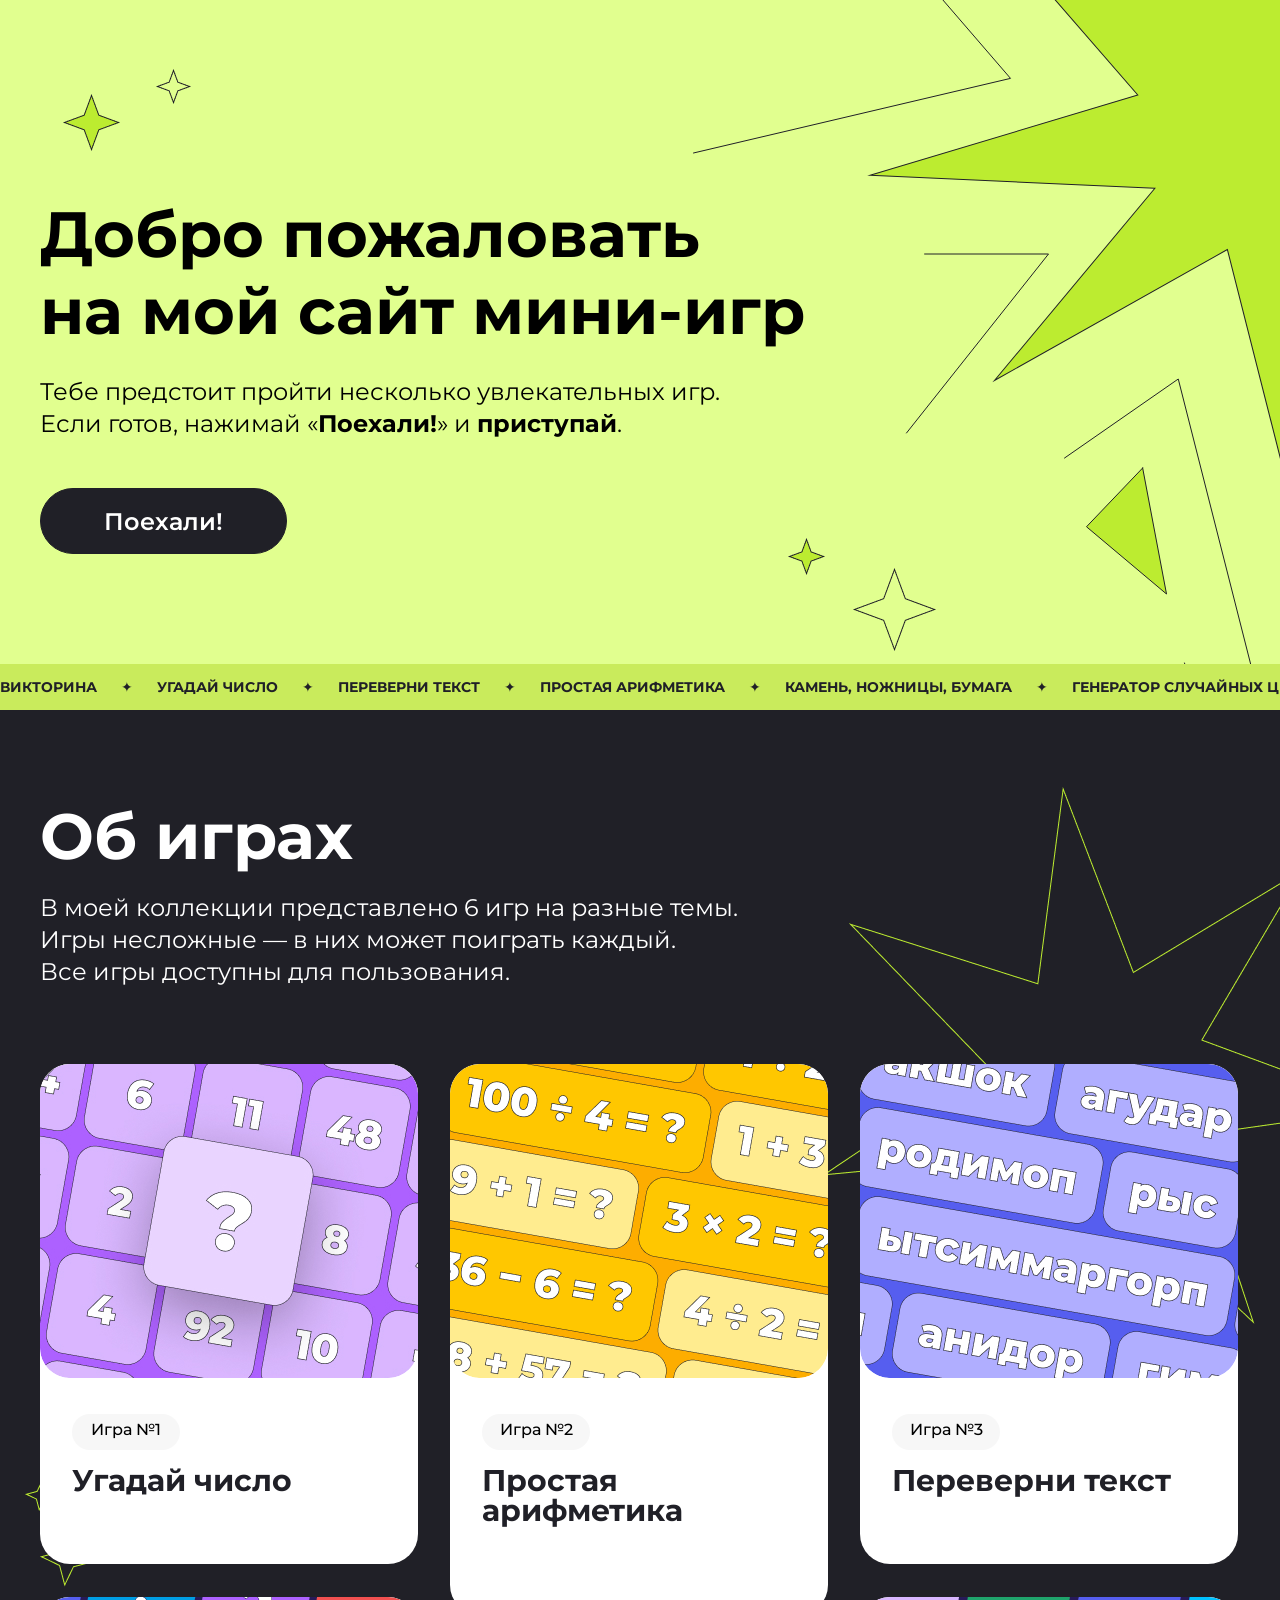
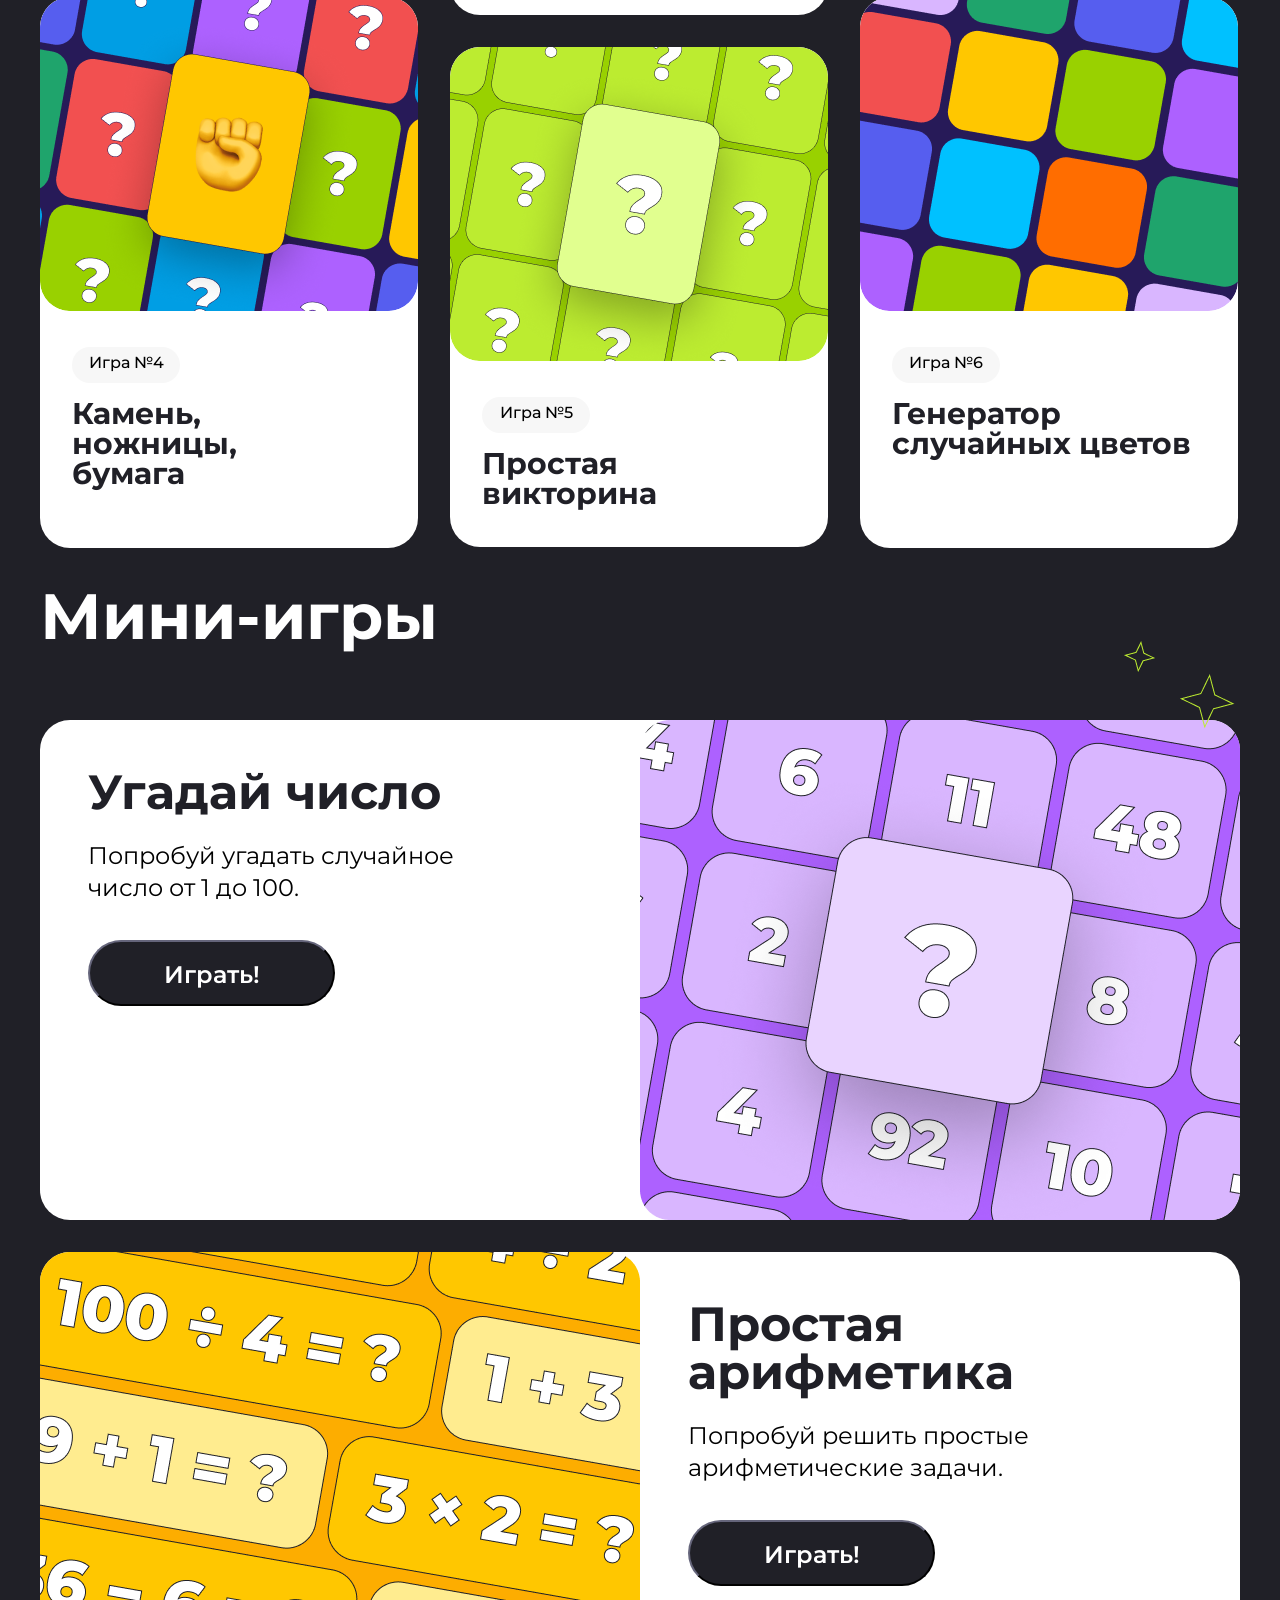
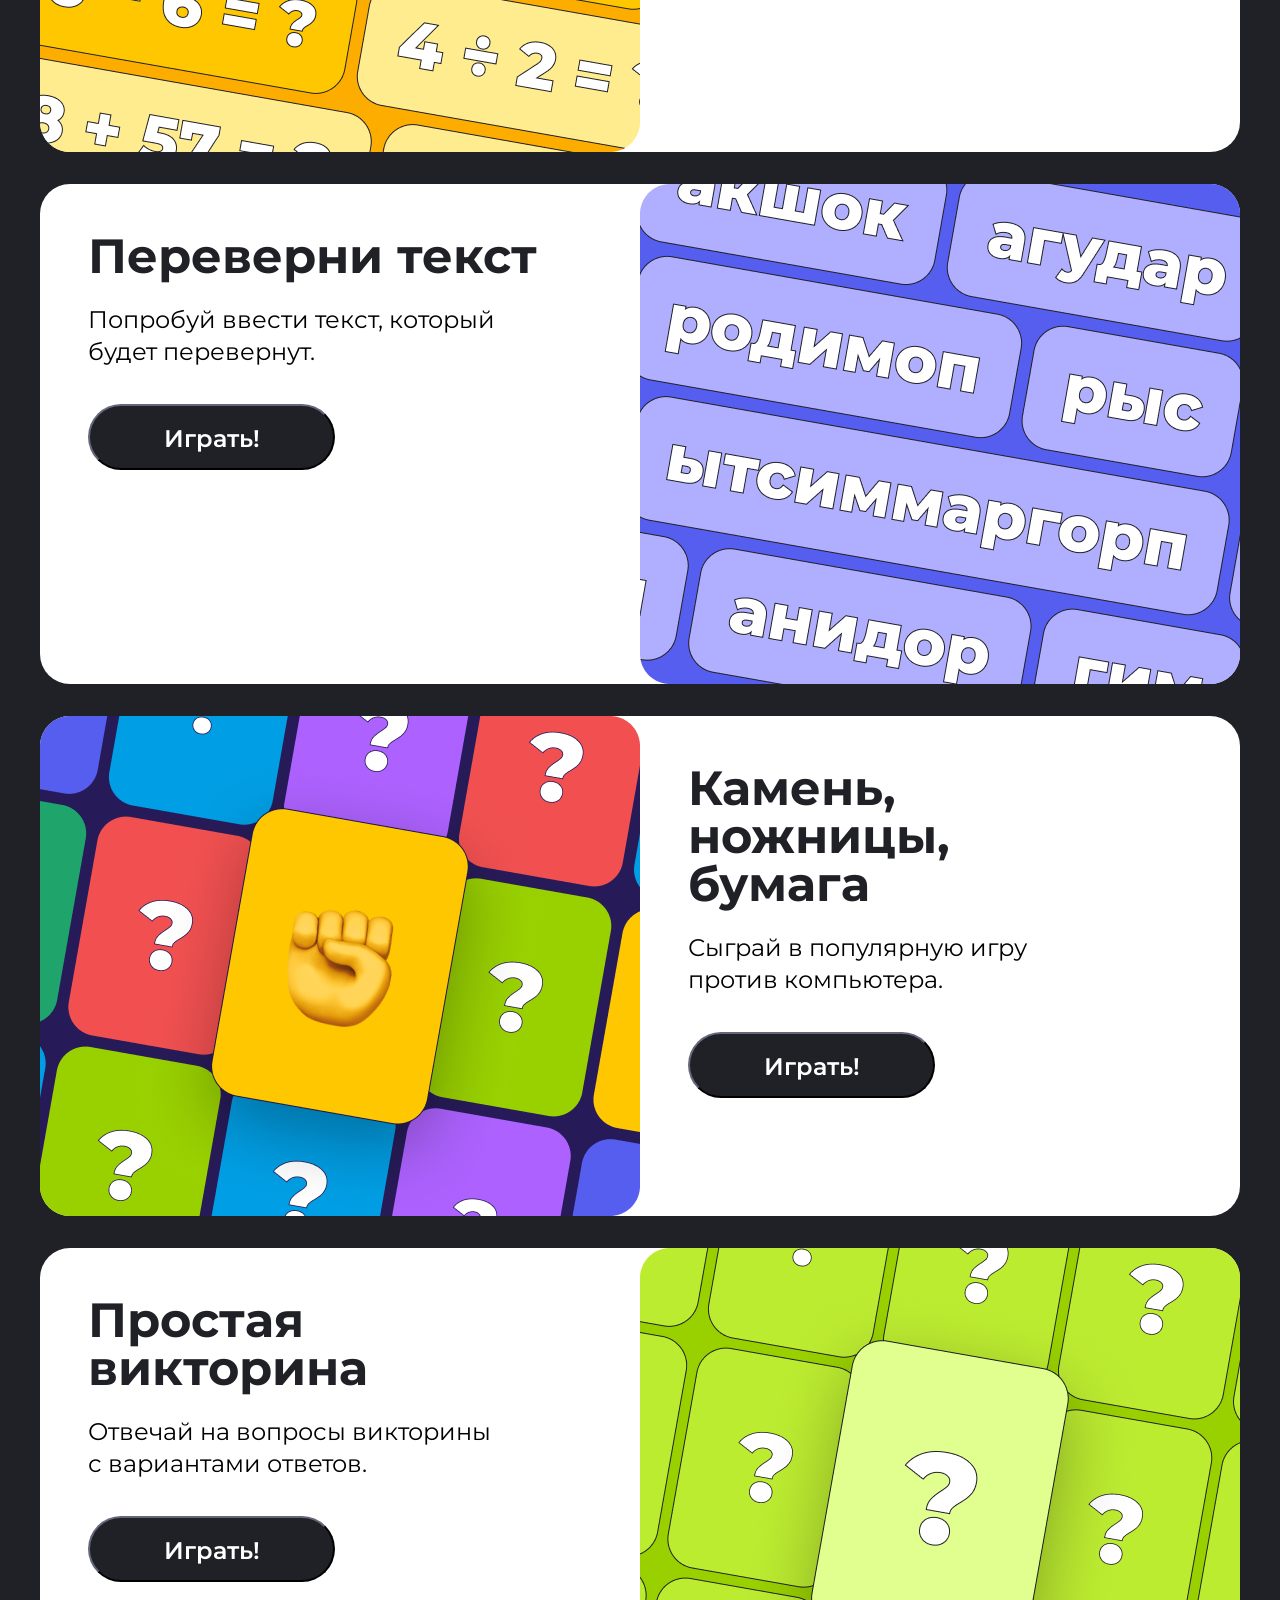
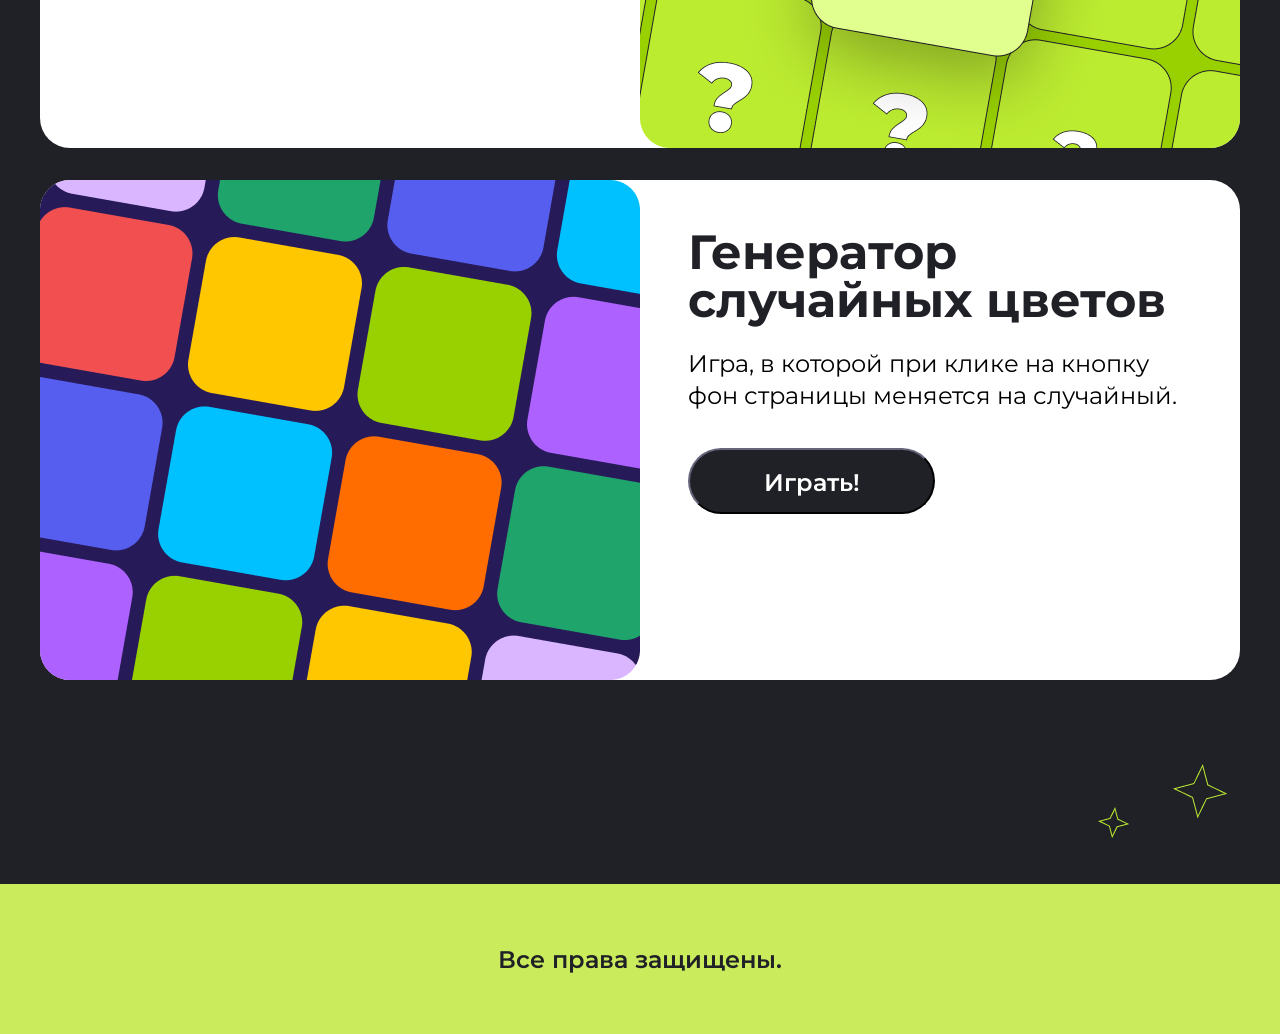
<file: index.html>
<!DOCTYPE html>
<html lang="ru">
<head>
    <meta charset="UTF-8">
    <meta name="viewport" content="width=device-width, initial-scale=1.0">
    <link rel="stylesheet" href="style.css">
    <link rel="preconnect" href="https://fonts.googleapis.com">
    <link rel="preconnect" href="https://fonts.gstatic.com" crossorigin>
    <link href="https://fonts.googleapis.com/css2?family=Montserrat:ital,wght@0,100..900;1,100..900&family=Poppins:ital,wght@0,100;0,200;0,300;0,400;0,500;0,600;0,700;0,800;0,900;1,100;1,200;1,300;1,400;1,500;1,600;1,700;1,800;1,900&display=swap" rel="stylesheet">
    <title>Сайт с мини-играми</title>
</head>
<body>
    <header class="header centre">
        <div class="header__stars">
            <img class="header__star header__star_group" src="img/Group 1597880565.svg" alt="звездочки справа">
            <img class="header__star header__star_phone" src="img/Vector.png" alt="звезда">
            <img class="header__star header__star_right header__star_big" src="img/Star 4.png" alt="звезда справа">
            <img class="header__star header__star_right" src="img/Star 5.png" alt="звезда справа">
            <img class="header__star header__star_left header__star_big" src="img/Star 2.png" alt="звезда слева">
            <img class="header__star header__star_left" src="img/Star 3.png" alt="звезда слева">
        </div>
        <h1 class="header__title">Добро пожаловать на&nbsp;мой сайт мини-игр</h1>
        <p class="header__par">Тебе предстоит пройти несколько увлекательных игр. Если готов, нажимай «<b>Поехали!</b>» и <b>приступай</b>.</p>
        <button class="header__button">Поехали!</button>
        <div class="header__line" aria-hidden="true">
            <div class="header__track">
                <div class="header__group">
                    <span class="header__word">Викторина</span>
                    <span class="header__spark">✦</span>
                    <span class="header__word">Угадай число</span>
                    <span class="header__spark">✦</span>
                    <span class="header__word">Переверни текст</span>
                    <span class="header__spark">✦</span>
                    <span class="header__word">Простая арифметика</span>
                    <span class="header__spark">✦</span>
                    <span class="header__word">Камень, ножницы, бумага</span>
                    <span class="header__spark">✦</span>
                    <span class="header__word">Генератор случайных цветов</span>
                    <span class="header__spark">✦</span>
                </div>
                <div class="header__group">
                    <span class="header__word">Викторина</span>
                    <span class="header__spark">✦</span>
                    <span class="header__word">Угадай число</span>
                    <span class="header__spark">✦</span>
                    <span class="header__word">Переверни текст</span>
                    <span class="header__spark">✦</span>
                    <span class="header__word">Простая арифметика</span>
                    <span class="header__spark">✦</span>
                    <span class="header__word">Камень, ножницы, бумага</span>
                    <span class="header__spark">✦</span>
                    <span class="header__word">Генератор случайных цветов</span>
                    <span class="header__spark">✦</span>
                </div>
            </div>
        </div>
    </header>
    <section class="about centre">
        <img class="about__star about__star_right" src="img/big_star_about.png" alt="звезда">
        <img class="about__star about__star_little" src="img/little_star.png" alt="звезда">
        <img class="about__star about__star_big" src="img/big_star.png" alt="звезда">
        <h2 class="about__title">
            <span class="about__heading about__heading_desktop">Об играх</span>
            <span class="about__heading about__heading_phone">Мини-игры</span>
        </h2>
        <p class="about__par">В моей коллекции представлено 6 игр на разные темы.<br>Игры несложные — в них может поиграть каждый.<br>Все игры доступны для пользования.</p>
        <div class="about__sections">
            <a class="about__section about__section_one" href="#game1">
                <img class="about__img" src="img/Обложка карточки.jpg" alt="Угадай число">
                <p class="about__number">Игра №1</p>
                <p class="about__play">Угадай число</p>
                <p class="about__descr">Попробуй угадать случайное число от 1 до 100.</p>
                <span class="about__button">Играть!</span>
            </a>
            <a class="about__section about__section_one about__section_big" href="#game2">
                <img class="about__img" src="img/Обложка карточки.png" alt="Простая арифметика">
                <p class="about__number">Игра №2</p>
                <p class="about__play">Простая<br>арифметика</p>
                <p class="about__descr">Попробуй решить простые арифметические задачи.</p>
                <span class="about__button">Играть!</span>
            </a>
            <a class="about__section about__section_one" href="#game3">
                <img class="about__img" src="img/Обложка карточки (1).png" alt="Переверни текст">
                <p class="about__number">Игра №3</p>
                <p class="about__play">Переверни текст</p>
                <p class="about__descr">Попробуй ввести текст, который будет перевернут.</p>
                <span class="about__button">Играть!</span>
            </a>
            <a class="about__section about__section_one about__section_big about__section_bottom" href="#game4">
                <img class="about__img" src="img/Обложка карточки (2).png" alt="Камень, ножницы, бумага">
                <p class="about__number">Игра №4</p>
                <p class="about__play">Камень,<br>ножницы,<br>бумага</p>
                <p class="about__descr">Сыграй в популярную игру против компьютера.</p>
                <span class="about__button">Играть!</span>
            </a>
            <a class="about__section about__section_one" href="#game5">
                <img class="about__img" src="img/Обложка карточки (3).png" alt="Простая викторина">
                <p class="about__number">Игра №5</p>
                <p class="about__play">Простая<br>викторина</p>
                <p class="about__descr">Отвечай на вопросы викторины с вариантами ответов.</p>
                <span class="about__button">Играть!</span>
            </a>
            <a class="about__section about__section_one about__section_big about__section_bottom" href="#game6">
                <img class="about__img" src="img/Обложка карточки (4).png" alt="Генератор случайных цветов">
                <p class="about__number">Игра №6</p>
                <p class="about__play">Генератор случайных цветов</p>
                <p class="about__descr">Игра, в которой при клике на кнопку фон страницы меняется на случайный.</p>
                <span class="about__button">Играть!</span>
            </a>
        </div>
    </section>
    <section class="games centre">
        <h2 class="games__title">Мини-игры</h2>
        <img class="games__star games__star_little games__star_little_top" src="img/little_star.png" alt="звезда">
        <img class="games__star games__star_big games__star_big_top" src="img/big_star.png" alt="звезда">
        <img class="games__star games__star_little games__star_little_bottom" src="img/little_star.png" alt="звезда">
        <img class="games__star games__star_big games__star_big_bottom" src="img/big_star.png" alt="звезда">
        <div class="games__choise">
            <div class="games__game" id="game1">
                <div class="games__game_description">
                    <h3 class="games__game_title">Угадай число</h3>
                    <p class="games__game_subtitle">Попробуй угадать случайное<br>число от 1 до 100.</p>
                    <button class="games__game_button" onclick="searchNumber()">Играть!</button>
                </div>
                <img class="games__game_img" src="img/Большая карточка.png" alt="Игра">
            </div>
            <div class="games__game" id="game2">
                <img class="games__game_img" src="img/Большая карточка (1).png" alt="Игра">
                <div class="games__game_description">
                    <h3 class="games__game_title">Простая арифметика</h3>
                    <p class="games__game_subtitle">Попробуй решить простые арифметические задачи.</p>
                    <button class="games__game_button" onclick="easyMath()">Играть!</button>
                </div>
            </div>
            <div class="games__game" id="game3">
                <div class="games__game_description">
                    <h3 class="games__game_title">Переверни текст</h3>
                    <p class="games__game_subtitle">Попробуй ввести текст, который<br>будет перевернут.</p>
                    <button class="games__game_button" onclick="reversedText()">Играть!</button>
                </div>
                <img class="games__game_img" src="img/Большая карточка (2).png" alt="Игра">
            </div>
            <div class="games__game" id="game4">
                <img class="games__game_img" src="img/Большая карточка (3).png" alt="Игра">
                <div class="games__game_description">
                    <h3 class="games__game_title">Камень,<br>ножницы,<br>бумага</h3>
                    <p class="games__game_subtitle">Сыграй в популярную игру<br>против компьютера.</p>
                    <button class="games__game_button" onclick="rockPaperScissors()">Играть!</button>
                </div>
            </div>
            <div class="games__game" id="game5">
                <div class="games__game_description">
                    <h3 class="games__game_title">Простая<br>викторина</h3>
                    <p class="games__game_subtitle">Отвечай на вопросы викторины<br>с вариантами ответов.</p>
                    <button class="games__game_button" onclick="startQuiz()">Играть!</button>
                </div>
                <img class="games__game_img" src="img/Большая карточка (4).png" alt="Игра">
            </div>
            <div class="games__game games__game_change" id="game6">
                <img class="games__game_img" src="img/Большая карточка (5).png" alt="Игра">
                <div class="games__game_description">
                    <h3 class="games__game_title">Генератор случайных цветов</h3>
                    <p class="games__game_subtitle">Игра, в которой при клике на кнопку фон страницы меняется на случайный.</p>
                    <button class="games__game_button" onclick="randomColors()">Играть!</button>
                </div>
            </div>
        </div>
    </section>
    <footer class="footer">
        <p class="footer__text">Все права защищены.</p>
    </footer>
    <script src="script.js"></script>
</body>
</html>
</file>
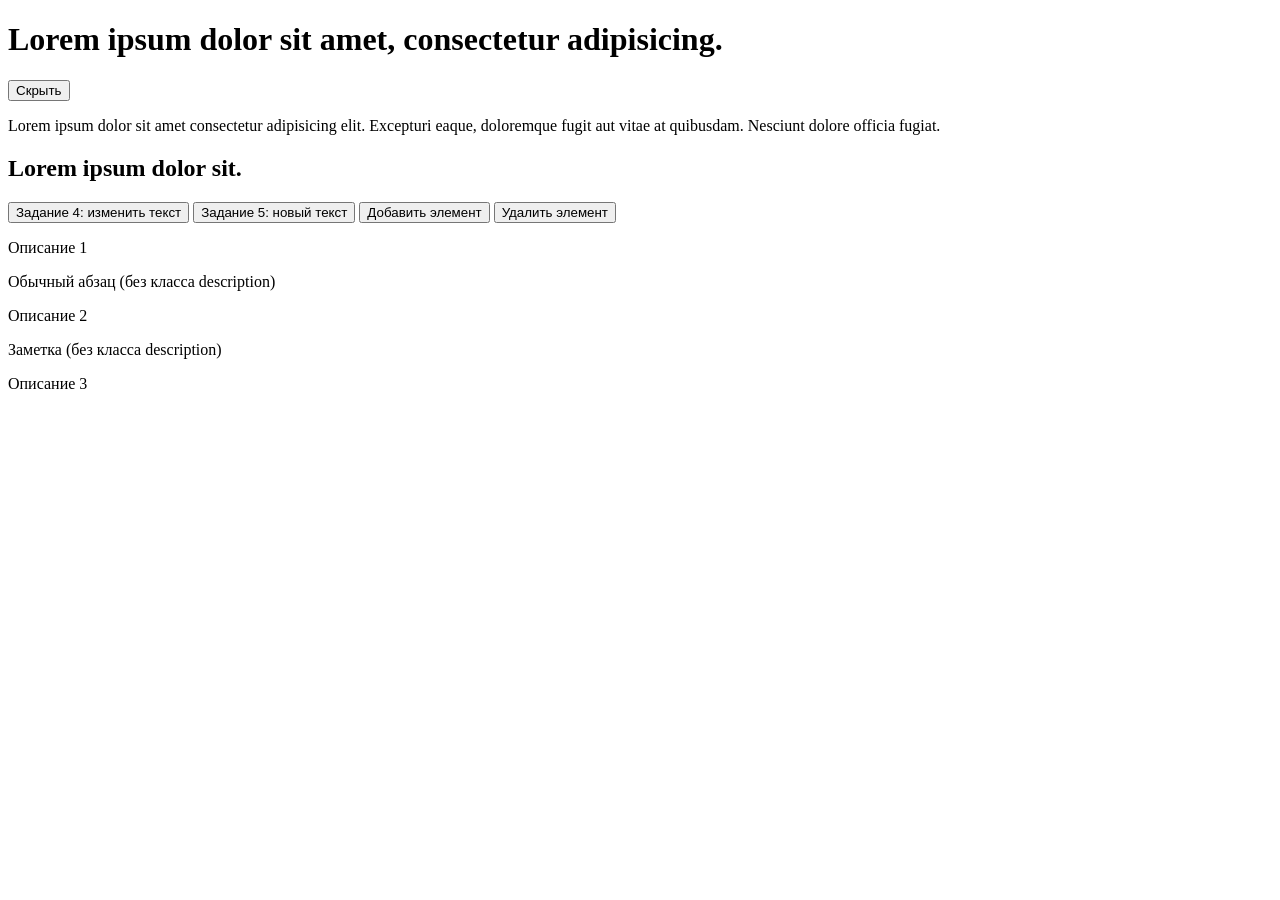
<file: hw-8.html>
<!DOCTYPE html>
<html lang="en">
<head>
    <meta charset="UTF-8">
    <meta name="viewport" content="width=device-width, initial-scale=1.0">
    <title>Document</title>
    <style>
        .hidden {
            display: none;
        }
    </style>
</head>
<body>
    <h1 class="title">Lorem ipsum dolor sit amet, consectetur adipisicing.</h1>
    <button class="btn">Скрыть</button>
    <p class="paragraf">Lorem ipsum dolor sit amet consectetur adipisicing elit. Excepturi eaque, doloremque fugit aut vitae at quibusdam. Nesciunt dolore officia fugiat.</p>
    <h2 class="h1_2">Lorem ipsum dolor sit.</h2>

    <button class="btn-4">Задание 4: изменить текст</button>
    <button class="btn-5">Задание 5: новый текст</button>
    <button class="btn-6">Добавить элемент</button>
    <button class="btn-7">Удалить элемент</button>

    <p class="description">Описание 1</p>
    <p class="text">Обычный абзац (без класса description)</p>
    <p class="description">Описание 2</p>
    <p class="note">Заметка (без класса description)</p>
    <p class="description">Описание 3</p>

    <script>
        const elH1 = document.querySelector('h1');
        const elBtn = document.querySelector('button');
        const elP = document.querySelector('p');
        const elH2 = document.querySelector('h2');
        const elBtn4 = document.querySelector('.btn-4');
        const elBtn5 = document.querySelector('.btn-5');
        const elBtn6 = document.querySelector('.btn-6');
        const elBtn7 = document.querySelector('.btn-7');

        elBtn.addEventListener('click', function() {
            elH1.classList.toggle('hidden');
            elP.style.color = 'red';
            elH2.textContent = 'Привет, мир!';
        }); 

        elBtn4.addEventListener('click', function () {
            const elDescriptions = document.querySelectorAll('.description');

            elDescriptions.forEach(function (el) {
                el.textContent = 'Измененный текст';
            });
        });

        elBtn5.addEventListener('click', function () {
            const elDescriptions = document.querySelectorAll('p.description');

            elDescriptions.forEach(function (el) {
                el.textContent = 'Новый текст';
            });
        });

        elBtn6.addEventListener('click', function () {
            const elNewP = document.createElement('p');
            elNewP.textContent = 'Новый абзац';
            document.body.appendChild(elNewP);
        });

        elBtn7.addEventListener('click', function () {
            const elFirstDescription = document.querySelector('p.description');

            if (elFirstDescription) {
                elFirstDescription.remove();
            }
        });
    </script>
</body>
</html>
</file>
<file: style.css>
@charset "UTF-8";
* {
  margin: 0px;
  padding: 0px;
}

/* Плавная прокрутка к якорям (#game1 ... #game6) */
html {
  scroll-behavior: smooth;
}

@media (prefers-reduced-motion: reduce) {
  html {
    scroll-behavior: auto;
  }
}
.centre {
  padding-left: calc(50% - 600px);
  padding-right: calc(50% - 600px);
}

body, button {
  font-family: "Montserrat";
}

/* Бегущая строка: лента сдвигается на половину своей ширины (одна группа),
   затем цикл повторяется без скачка */
@keyframes marquee {
  from {
    transform: translateX(0);
  }
  to {
    transform: translateX(-50%);
  }
}
.header {
  height: 710px;
  background-color: #E1FF8F;
  position: relative;
}
.header__star {
  position: absolute;
}
.header__star_phone {
  display: none;
}
.header__star_group {
  right: 0px;
}
.header__star_right {
  right: 455px;
  top: 538px;
}
.header__star_right.header__star_big {
  right: 344px;
  top: 568px;
}
.header__star_left {
  left: 156px;
  top: 69px;
}
.header__star_left.header__star_big {
  left: 63px;
  top: 94px;
}
.header__title {
  padding-top: 196px;
  width: 769px;
  height: 156px;
  font-weight: 700;
  font-style: Bold;
  font-size: 64px;
  line-height: 1.2;
  letter-spacing: 0px;
  vertical-align: middle;
  padding-bottom: 24px;
}
.header__par {
  width: 720px;
  font-weight: 400;
  font-style: Regular;
  font-size: 24px;
  line-height: 32px;
  letter-spacing: 0px;
  vertical-align: middle;
}
.header__button {
  border: 1px solid #202027;
  width: 247px;
  height: 66px;
  border-width: 1px;
  padding-top: 16px;
  padding-right: 28px;
  padding-bottom: 16px;
  padding-left: 28px;
  opacity: 1;
  border-radius: 60px;
  margin-top: 48px;
  background-color: #202027;
  font-family: "Montserrat";
  font-weight: 600;
  font-size: 24px;
  line-height: 142%;
  letter-spacing: 0%;
  text-align: center;
  color: white;
  margin-bottom: 156px;
  transition: 0.5s;
}
.header__button:hover {
  background-color: #E1FF8F;
  color: #202027;
}
.header {
  /* Полоса на всю ширину экрана внизу шапки.
     .header имеет position: relative, поэтому left/right: 0
     растягивают полосу на всю ширину, несмотря на padding у .centre */
}
.header__line {
  position: absolute;
  left: 0;
  right: 0;
  bottom: 0;
  z-index: 1;
  overflow: hidden;
  background-color: #C9EB5C;
  padding: 16px 0;
}
.header__track {
  display: flex;
  width: -moz-max-content;
  width: max-content;
  animation: marquee 30s linear infinite;
}
.header__group {
  display: flex;
  flex-shrink: 0;
  align-items: center;
  gap: 24px;
  padding-right: 24px; /* равен gap, иначе на стыке групп будет скачок */
}
.header__word {
  white-space: nowrap;
  text-transform: uppercase;
  font-weight: 700;
  font-size: 14px;
  line-height: 1;
  color: #202027;
}
.header__spark {
  font-size: 14px;
  line-height: 1;
  color: #202027;
}

@media (prefers-reduced-motion: reduce) {
  .header__track {
    animation: none;
  }
}
.about {
  height: 1438px;
  background-color: #202027;
  position: relative;
}
.about__star {
  position: absolute;
  z-index: 0;
}
.about__star_big {
  top: 822px;
  left: 40px;
}
.about__star_right {
  top: 77px;
  right: 0px;
}
.about__star_little {
  top: 770px;
  left: 25px;
}
.about__title {
  font-weight: 700;
  font-style: Bold;
  font-size: 64px;
  line-height: 100%;
  letter-spacing: 0px;
  vertical-align: middle;
  margin-bottom: 24px;
  color: white;
  padding-top: 94px;
}
.about__heading_phone {
  display: none;
}
.about__par {
  width: 788px;
  font-family: Montserrat;
  font-weight: 400;
  font-style: Regular;
  font-size: 24px;
  line-height: 32px;
  letter-spacing: 0px;
  vertical-align: middle;
  color: white;
  padding-bottom: 76px;
}
.about__sections {
  display: flex;
  flex-wrap: wrap;
  gap: 32px;
}
.about {
  /* Карточка теперь <a>: сбрасываем стили ссылки */
}
.about__section {
  display: block;
  color: inherit;
  text-decoration: none;
}
.about__section_one {
  z-index: 1;
  height: 500px;
  width: 378px;
  border-radius: 30px;
  background-color: white;
  transition: 1.5s;
}
.about__section_one:hover {
  scale: 1.1;
}
.about__section_big {
  height: 551px;
}
.about__section_bottom {
  margin-top: -50px;
}
.about__img {
  border-radius: 30px;
}
.about__number {
  width: 108px;
  height: 28px;
  font-weight: 500;
  font-style: Medium;
  font-size: 16px;
  line-height: 1;
  letter-spacing: 0px;
  vertical-align: bottom;
  background-color: #F7F7F7;
  border-radius: 20px;
  text-align: center;
  padding-top: 8px;
  margin-left: 32px;
  margin-top: 32px;
}
.about__play {
  font-weight: 700;
  font-style: Bold;
  font-size: 30px;
  line-height: 1;
  letter-spacing: 0px;
  vertical-align: middle;
  color: #202027;
  margin-left: 32px;
  margin-top: 16px;
}
.about__descr {
  display: none;
}
.about__button {
  display: none;
}

.games {
  background-color: #202027;
  height: 3500px;
  padding-top: 36px;
  position: relative;
}
.games__star {
  position: absolute;
}
.games__star_little_top {
  top: 93px;
  right: 124px;
}
.games__star_little_bottom {
  right: 150px;
  bottom: 45px;
}
.games__star_big_top {
  top: 126px;
  right: 45px;
}
.games__star_big_bottom {
  bottom: 65px;
  right: 52px;
}
.games__title {
  font-weight: 700;
  font-style: Bold;
  font-size: 64px;
  line-height: 100%;
  letter-spacing: 0px;
  color: white;
  vertical-align: middle;
  margin-bottom: 72px;
}
.games__game {
  background-color: #FFFFFF;
  width: 1200px;
  height: 500px;
  margin-bottom: 32px;
  border-radius: 30px;
  display: flex;
  scroll-margin-top: 20px; /* отступ сверху после прокрутки к якорю */
}
.games__game_description {
  width: 600px;
  padding: 48px;
}
.games__game_title {
  font-weight: 700;
  font-style: Bold;
  font-size: 48px;
  line-height: 100%;
  letter-spacing: 0px;
  vertical-align: middle;
  color: #202027;
  margin-bottom: 24px;
}
.games__game_subtitle {
  font-weight: 400;
  font-size: 24px;
  line-height: 32px;
  letter-spacing: 0px;
  vertical-align: middle;
  margin-bottom: 36px;
}
.games__game_button {
  background-color: #202027;
  padding: 16px 28px 16px 28px;
  border-radius: 60px;
  font-weight: 600;
  font-size: 24px;
  line-height: 142%;
  letter-spacing: 0%;
  text-align: center;
  color: #FFFFFF;
  width: 247px;
  height: 66px;
  border-color: #202027;
  transition: 0.5s;
}
.games__game_button:hover {
  background-color: #FFFFFF;
  color: #202027;
}

.footer {
  display: flex;
  justify-content: center;
  align-items: center;
  height: 150px;
  background-color: #C9EB5C;
}
.footer__text {
  font-weight: 600;
  font-size: 24px;
  color: #202027;
}

@media (max-width: 1024px) {
  .centre {
    padding-left: 32px;
    padding-right: 32px;
  }
  .header {
    height: 700px;
  }
  .header__star_group {
    display: none;
  }
  .header__star_phone {
    display: block;
    right: 0px;
    top: 0px;
  }
  .header__star_left {
    left: 92px;
    top: 65px;
    width: 21px;
  }
  .header__star_left.header__star_big {
    left: 38px;
    top: 98px;
    width: 34px;
  }
  .header__star_right {
    right: 85px;
    top: 559px;
    width: 17px;
  }
  .header__star_right.header__star_big {
    right: 33px;
    top: 582px;
    width: 38px;
  }
  .header__title {
    width: 100%;
    max-width: 600px;
    height: auto;
    margin: 0 auto;
    padding-top: 147px;
    padding-bottom: 24px;
    font-size: 40px;
    text-align: center;
  }
  .header__par {
    width: 100%;
    max-width: 600px;
    margin: 0 auto;
    font-size: 16px;
    line-height: 20px;
    text-align: center;
  }
  .header__button {
    display: block;
    width: 285px;
    height: 54px;
    margin: 40px auto 0;
    padding: 0;
    font-size: 16px;
  }
  .header__line {
    display: flex;
    justify-content: space-between;
    align-items: center;
    position: absolute;
    left: 0;
    bottom: 0;
    width: 100%;
    height: 52px;
    padding: 0 32px;
    box-sizing: border-box;
    background-color: #C9EB5C;
    font-weight: 700;
    font-size: 18px;
    text-transform: uppercase;
    color: #202027;
  }
  .about {
    height: auto;
    padding-bottom: 16px;
  }
  .about__title {
    padding-top: 56px;
    margin-bottom: 48px;
    font-size: 40px;
  }
  .about__heading_desktop {
    display: none;
  }
  .about__heading_phone {
    display: inline;
  }
  .about__par {
    display: none;
  }
  .about__sections {
    gap: 24px;
  }
  .about__section_one {
    width: calc(50% - 12px);
    height: auto;
    padding-bottom: 32px;
  }
  .about__section_one:hover {
    scale: 1;
  }
  .about__section_big {
    height: auto;
  }
  .about__section_bottom {
    margin-top: 0px;
  }
  .about__img {
    display: block;
    width: 100%;
    height: 285px;
    -o-object-fit: cover;
       object-fit: cover;
  }
  .about__number {
    display: none;
  }
  .about__play {
    margin: 32px 29px 0;
    font-size: 32px;
    line-height: 1.2;
  }
  .about__descr {
    display: block;
    margin: 16px 29px 0;
    font-weight: 400;
    font-size: 16px;
    line-height: 20px;
    color: #202027;
  }
  .about__button {
    display: block;
    width: calc(100% - 58px);
    height: 54px;
    margin: 32px 29px 0;
    border: none;
    border-radius: 60px;
    background-color: #202027;
    font-weight: 600;
    font-size: 16px;
    color: white;
  }
  .footer {
    display: flex;
    justify-content: center;
    align-items: center;
    height: 100px;
    background-color: #C9EB5C;
  }
  .footer__text {
    font-weight: 600;
    font-size: 16px;
    color: #202027;
  }
}
@media (max-width: 475px) {
  .games {
    display: none;
  }
  .centre {
    padding-left: 16px;
    padding-right: 16px;
  }
  .header__line {
    padding: 0 20px;
  }
  .about__star {
    display: none;
  }
  .about__section_one {
    width: 100%;
  }
}/*# sourceMappingURL=style.css.map */
</file>
